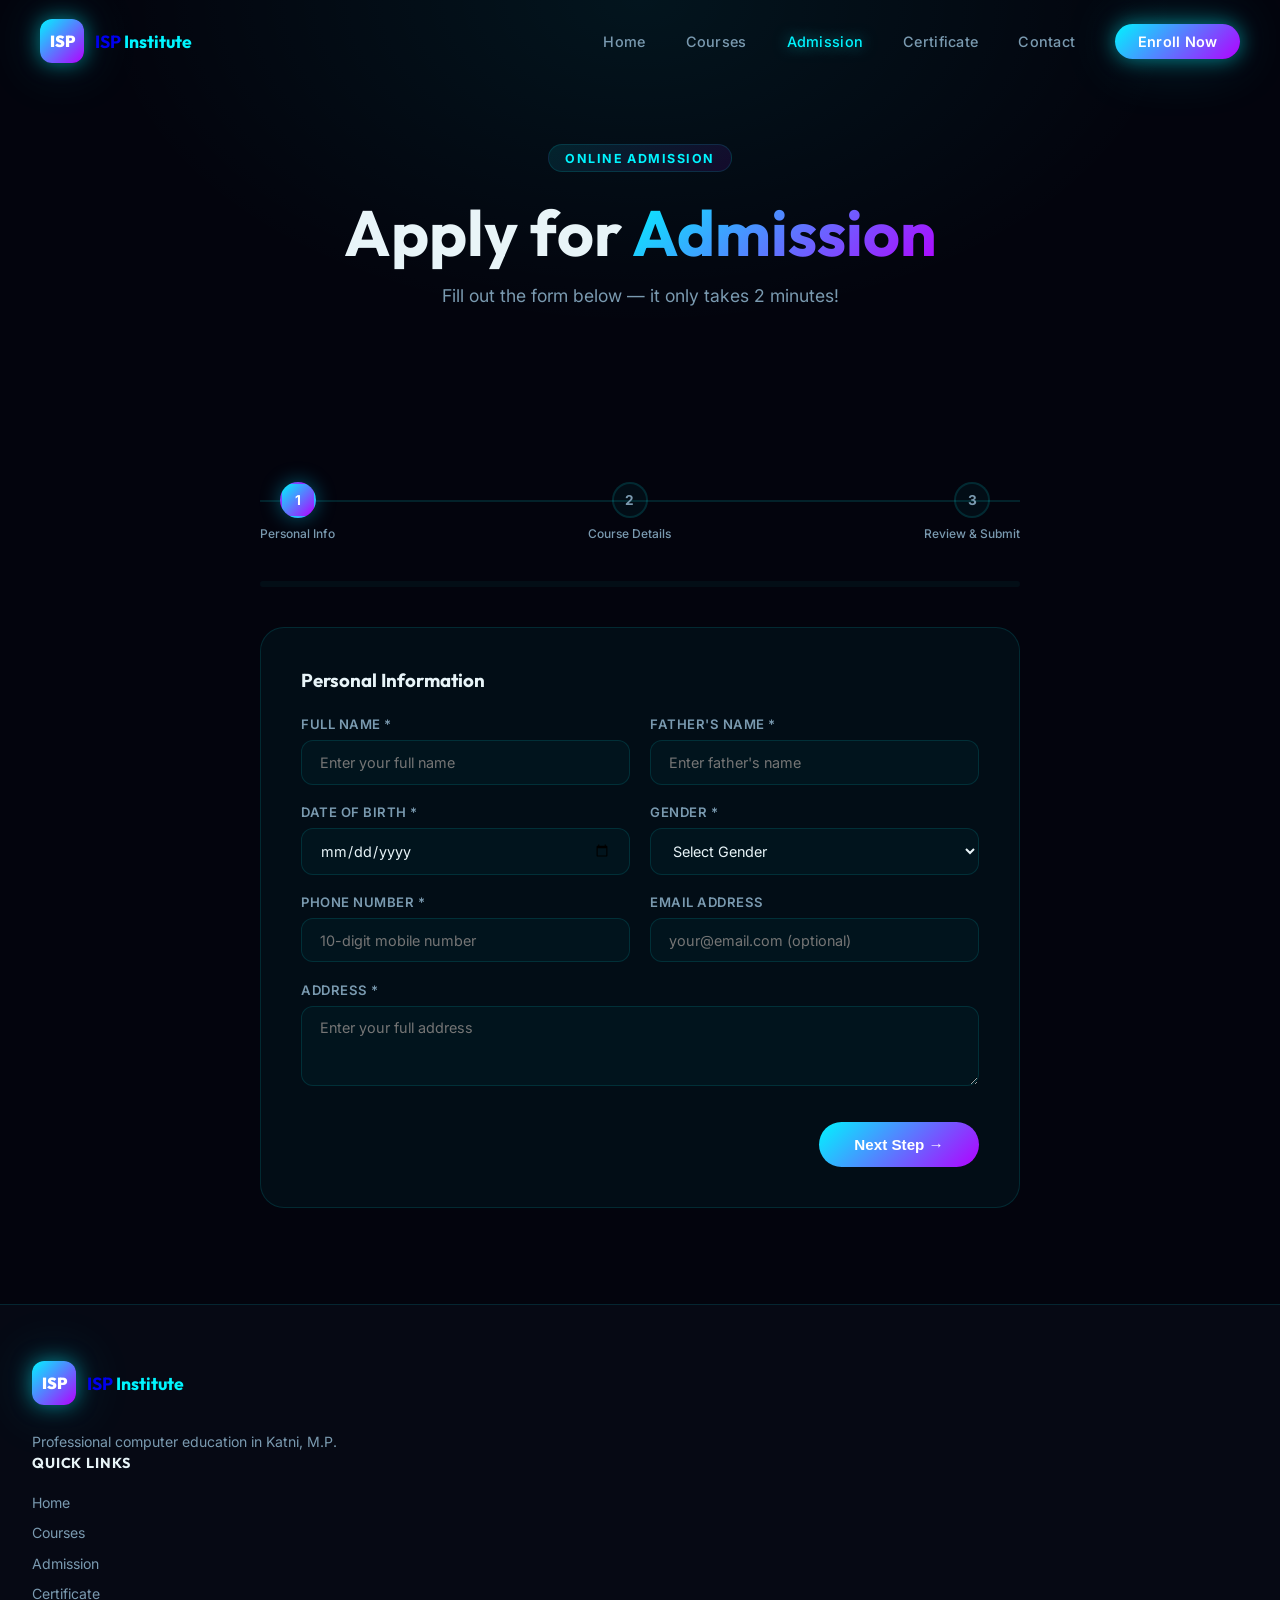
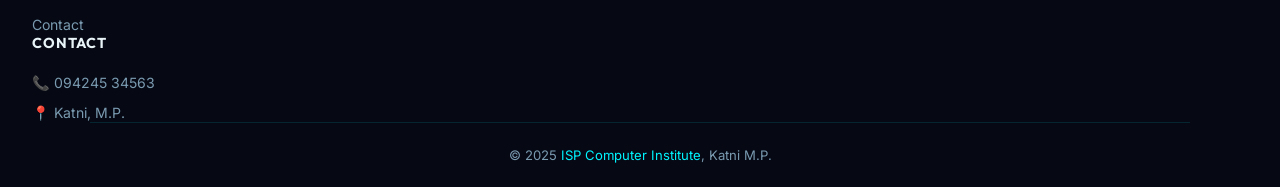
<file: admission.html>
<!DOCTYPE html>
<html lang="en">
<head>
<meta charset="UTF-8"/>
<meta name="viewport" content="width=device-width,initial-scale=1.0"/>
<title>Online Admission | ISP Computer Institute Katni</title>
<meta name="description" content="Apply online for admission at ISP Computer Institute Katni. Fill out the form and secure your seat in your preferred computer course."/>
<link rel="stylesheet" href="style.css"/>
<style>
.admission-wrap{max-width:760px;margin:0 auto;}
.progress-bar-wrap{background:var(--glass);border-radius:50px;height:6px;margin-bottom:2.5rem;overflow:hidden;}
.progress-bar-fill{height:100%;background:var(--grad);border-radius:50px;transition:width .4s ease;width:0%;}
.step-indicators{display:flex;justify-content:space-between;margin-bottom:2.5rem;position:relative;}
.step-indicators::before{content:'';position:absolute;top:18px;left:0;right:0;height:2px;background:var(--border);z-index:0;}
.step-dot-wrap{display:flex;flex-direction:column;align-items:center;gap:.5rem;z-index:1;}
.step-dot{width:36px;height:36px;border-radius:50%;background:var(--glass);border:2px solid var(--border);display:flex;align-items:center;justify-content:center;font-size:.85rem;font-weight:700;transition:all .3s;color:var(--text2);}
.step-dot.active{background:var(--grad);border-color:transparent;color:#fff;box-shadow:0 0 20px rgba(0,212,255,.4);}
.step-label{font-size:.75rem;color:var(--text2);font-weight:500;}
.form-step{display:none;}
.form-step.active{display:block;animation:fadeInUp .4s ease;}
.form-card{background:var(--glass);border:1px solid var(--border);border-radius:24px;padding:2.5rem;}
.form-row{display:grid;grid-template-columns:1fr 1fr;gap:1.25rem;}
.form-nav{display:flex;justify-content:space-between;margin-top:2rem;gap:1rem;}
.review-table{width:100%;border-collapse:collapse;margin-top:1rem;}
.review-table tr{border-bottom:1px solid var(--border);}
.review-table td{padding:.75rem 0;font-size:.9rem;}
.review-table td:first-child{color:var(--text2);width:45%;}
.review-table td:last-child{color:var(--text);font-weight:500;}
#successMsg{display:none;flex-direction:column;align-items:center;text-align:center;padding:3rem;background:var(--glass);border:1px solid var(--border);border-radius:24px;}
#successMsg .big-check{font-size:5rem;animation:bounce 1s ease;}
#successMsg h2{font-size:2rem;margin:1rem 0 .5rem;}
#successMsg p{color:var(--text2);}
@media(max-width:600px){.form-row{grid-template-columns:1fr;}}
</style>
</head>
<body>

<div class="mobile-menu" id="mobileMenu">
  <button class="close-btn" onclick="closeMobile()">✕</button>
  <a href="index.html" onclick="closeMobile()">Home</a>
  <a href="courses.html" onclick="closeMobile()">Courses</a>
  <a href="admission.html" onclick="closeMobile()">Admission</a>
  <a href="certificate.html" onclick="closeMobile()">Certificate</a>
  <a href="contact.html" onclick="closeMobile()">Contact</a>
</div>

<nav id="navbar">
  <a href="index.html" class="nav-logo">
    <div class="nav-logo-icon">ISP</div>
    <div class="nav-logo-text">ISP <span>Institute</span></div>
  </a>
  <ul class="nav-links">
    <li><a href="index.html">Home</a></li>
    <li><a href="courses.html">Courses</a></li>
    <li><a href="admission.html" class="active">Admission</a></li>
    <li><a href="certificate.html">Certificate</a></li>
    <li><a href="contact.html">Contact</a></li>
    <li><a href="admission.html" class="nav-cta">Enroll Now</a></li>
  </ul>
  <div class="hamburger" onclick="openMobile()"><span></span><span></span><span></span></div>
</nav>

<div class="page-hero">
  <span class="section-tag">Online Admission</span>
  <h1>Apply for <span class="gradient-text">Admission</span></h1>
  <p>Fill out the form below — it only takes 2 minutes!</p>
</div>

<section style="background:var(--bg);">
  <div class="admission-wrap">
    <div class="form-steps-wrap">
      <!-- Step Indicators -->
      <div class="step-indicators">
        <div class="step-dot-wrap"><div class="step-dot active" id="dot1">1</div><span class="step-label">Personal Info</span></div>
        <div class="step-dot-wrap"><div class="step-dot" id="dot2">2</div><span class="step-label">Course Details</span></div>
        <div class="step-dot-wrap"><div class="step-dot" id="dot3">3</div><span class="step-label">Review & Submit</span></div>
      </div>
      <div class="progress-bar-wrap"><div class="progress-bar-fill" id="progressBar"></div></div>

      <!-- STEP 1 -->
      <div class="form-step active" id="step1">
        <div class="form-card">
          <h3 style="margin-bottom:1.5rem;">Personal Information</h3>
          <div class="form-row">
            <div class="form-group"><label>Full Name *</label><input type="text" id="fname" placeholder="Enter your full name"/></div>
            <div class="form-group"><label>Father's Name *</label><input type="text" id="fathername" placeholder="Enter father's name"/></div>
          </div>
          <div class="form-row">
            <div class="form-group"><label>Date of Birth *</label><input type="date" id="dob"/></div>
            <div class="form-group"><label>Gender *</label>
              <select id="gender"><option value="">Select Gender</option><option>Male</option><option>Female</option><option>Other</option></select>
            </div>
          </div>
          <div class="form-row">
            <div class="form-group"><label>Phone Number *</label><input type="tel" id="phone" placeholder="10-digit mobile number"/></div>
            <div class="form-group"><label>Email Address</label><input type="email" id="email" placeholder="your@email.com (optional)"/></div>
          </div>
          <div class="form-group"><label>Address *</label><textarea id="address" placeholder="Enter your full address" style="min-height:80px;"></textarea></div>
          <div class="form-nav"><div></div><button class="btn-primary" onclick="validateStep1()">Next Step →</button></div>
        </div>
      </div>

      <!-- STEP 2 -->
      <div class="form-step" id="step2">
        <div class="form-card">
          <h3 style="margin-bottom:1.5rem;">Course & Academic Details</h3>
          <div class="form-group"><label>Select Course *</label>
            <select id="course">
              <option value="">-- Choose a Course --</option>
              <option>Basic Computer (3 Months)</option>
              <option>Tally with GST (3 Months)</option>
              <option>DTP (2 Months)</option>
              <option>Hindi & English Typing (2 Months)</option>
              <option>Online Work (1 Month)</option>
              <option>CPCT Preparation (3 Months)</option>
              <option>Web Designing (4 Months)</option>
              <option>C, C++, Python, HTML, PHP, CSS, Java (6 Months)</option>
              <option>DCA - Diploma in Computer Applications (1 Year)</option>
              <option>PGDCA - PG Diploma in Computer Applications (2 Years)</option>
            </select>
          </div>
          <div class="form-row">
            <div class="form-group"><label>Preferred Batch Timing</label>
              <select id="batch"><option value="">Select Timing</option><option>Morning (9AM–11AM)</option><option>Afternoon (12PM–2PM)</option><option>Evening (4PM–6PM)</option></select>
            </div>
            <div class="form-group"><label>Previous Qualification *</label>
              <select id="qualification"><option value="">Select</option><option>8th Pass</option><option>10th Pass</option><option>12th Pass</option><option>Graduate</option><option>Post Graduate</option></select>
            </div>
          </div>
          <div class="form-group"><label>Any Additional Message</label><textarea id="msg" placeholder="Any specific requirements or questions?" style="min-height:80px;"></textarea></div>
          <div class="form-nav">
            <button class="btn-outline" onclick="goStep(1)">← Back</button>
            <button class="btn-primary" onclick="validateStep2()">Review Application →</button>
          </div>
        </div>
      </div>

      <!-- STEP 3 -->
      <div class="form-step" id="step3">
        <div class="form-card">
          <h3 style="margin-bottom:1rem;">Review Your Application</h3>
          <p style="color:var(--text2);font-size:.9rem;margin-bottom:1.5rem;">Please verify your details before submitting.</p>
          <table class="review-table" id="reviewTable"></table>
          <div style="background:var(--glass2);border:1px solid var(--border);border-radius:12px;padding:1rem;margin-top:1.5rem;font-size:.85rem;color:var(--text2);">
            ✅ By submitting, you agree that ISP Computer Institute may contact you regarding your admission. Fees are to be paid at the institute.
          </div>
          <div class="form-nav">
            <button class="btn-outline" onclick="goStep(2)">← Back</button>
            <button class="btn-primary" onclick="submitForm()">Submit Application 🚀</button>
          </div>
        </div>
      </div>
    </div>

    <!-- SUCCESS -->
    <div id="successMsg">
      <div class="big-check">🎉</div>
      <h2>Application <span class="gradient-text">Submitted!</span></h2>
      <p>Thank you for applying to ISP Computer Institute!<br/>Our team will contact you within 24 hours.</p>
      <p style="margin-top:1rem;">📞 For immediate assistance: <a href="tel:09424534563" style="color:var(--cyan);">094245 34563</a></p>
      <a href="index.html" class="btn-primary" style="margin-top:2rem;">🏠 Back to Home</a>
    </div>
  </div>
</section>

<footer>
  <div class="footer-grid">
    <div class="footer-brand">
      <a href="index.html" class="nav-logo" style="margin-bottom:.75rem;display:inline-flex;">
        <div class="nav-logo-icon">ISP</div>
        <div class="nav-logo-text">ISP <span>Institute</span></div>
      </a>
      <p>Professional computer education in Katni, M.P.</p>
    </div>
    <div class="footer-col"><h4>Quick Links</h4><ul>
      <li><a href="index.html">Home</a></li><li><a href="courses.html">Courses</a></li>
      <li><a href="admission.html">Admission</a></li><li><a href="certificate.html">Certificate</a></li>
      <li><a href="contact.html">Contact</a></li>
    </ul></div>
    <div class="footer-col"><h4>Contact</h4><ul>
      <li><a href="tel:09424534563">📞 094245 34563</a></li>
      <li><a href="#">📍 Katni, M.P.</a></li>
    </ul></div>
  </div>
  <div class="footer-bottom">© 2025 <span>ISP Computer Institute</span>, Katni M.P.</div>
</footer>

<script src="script.js"></script>
<script>
function validateStep1(){
  const name=document.getElementById('fname').value.trim();
  const phone=document.getElementById('phone').value.trim();
  const address=document.getElementById('address').value.trim();
  if(!name||!phone||!address){alert('Please fill in all required fields (*).');return;}
  if(phone.length<10){alert('Please enter a valid 10-digit phone number.');return;}
  goStep(2);
}
function validateStep2(){
  const course=document.getElementById('course').value;
  const qual=document.getElementById('qualification').value;
  if(!course||!qual){alert('Please select a course and your qualification.');return;}
  buildReview();goStep(3);
}
function buildReview(){
  const fields={
    'Full Name':document.getElementById('fname').value,
    "Father's Name":document.getElementById('fathername').value,
    'Date of Birth':document.getElementById('dob').value,
    'Gender':document.getElementById('gender').value,
    'Phone':document.getElementById('phone').value,
    'Email':document.getElementById('email').value||'Not provided',
    'Address':document.getElementById('address').value,
    'Course':document.getElementById('course').value,
    'Batch Timing':document.getElementById('batch').value||'Not specified',
    'Qualification':document.getElementById('qualification').value,
  };
  let html='';
  for(const[k,v] of Object.entries(fields)){
    html+=`<tr><td>${k}</td><td>${v}</td></tr>`;
  }
  document.getElementById('reviewTable').innerHTML=html;
}
</script>
</body>
</html>
</file>
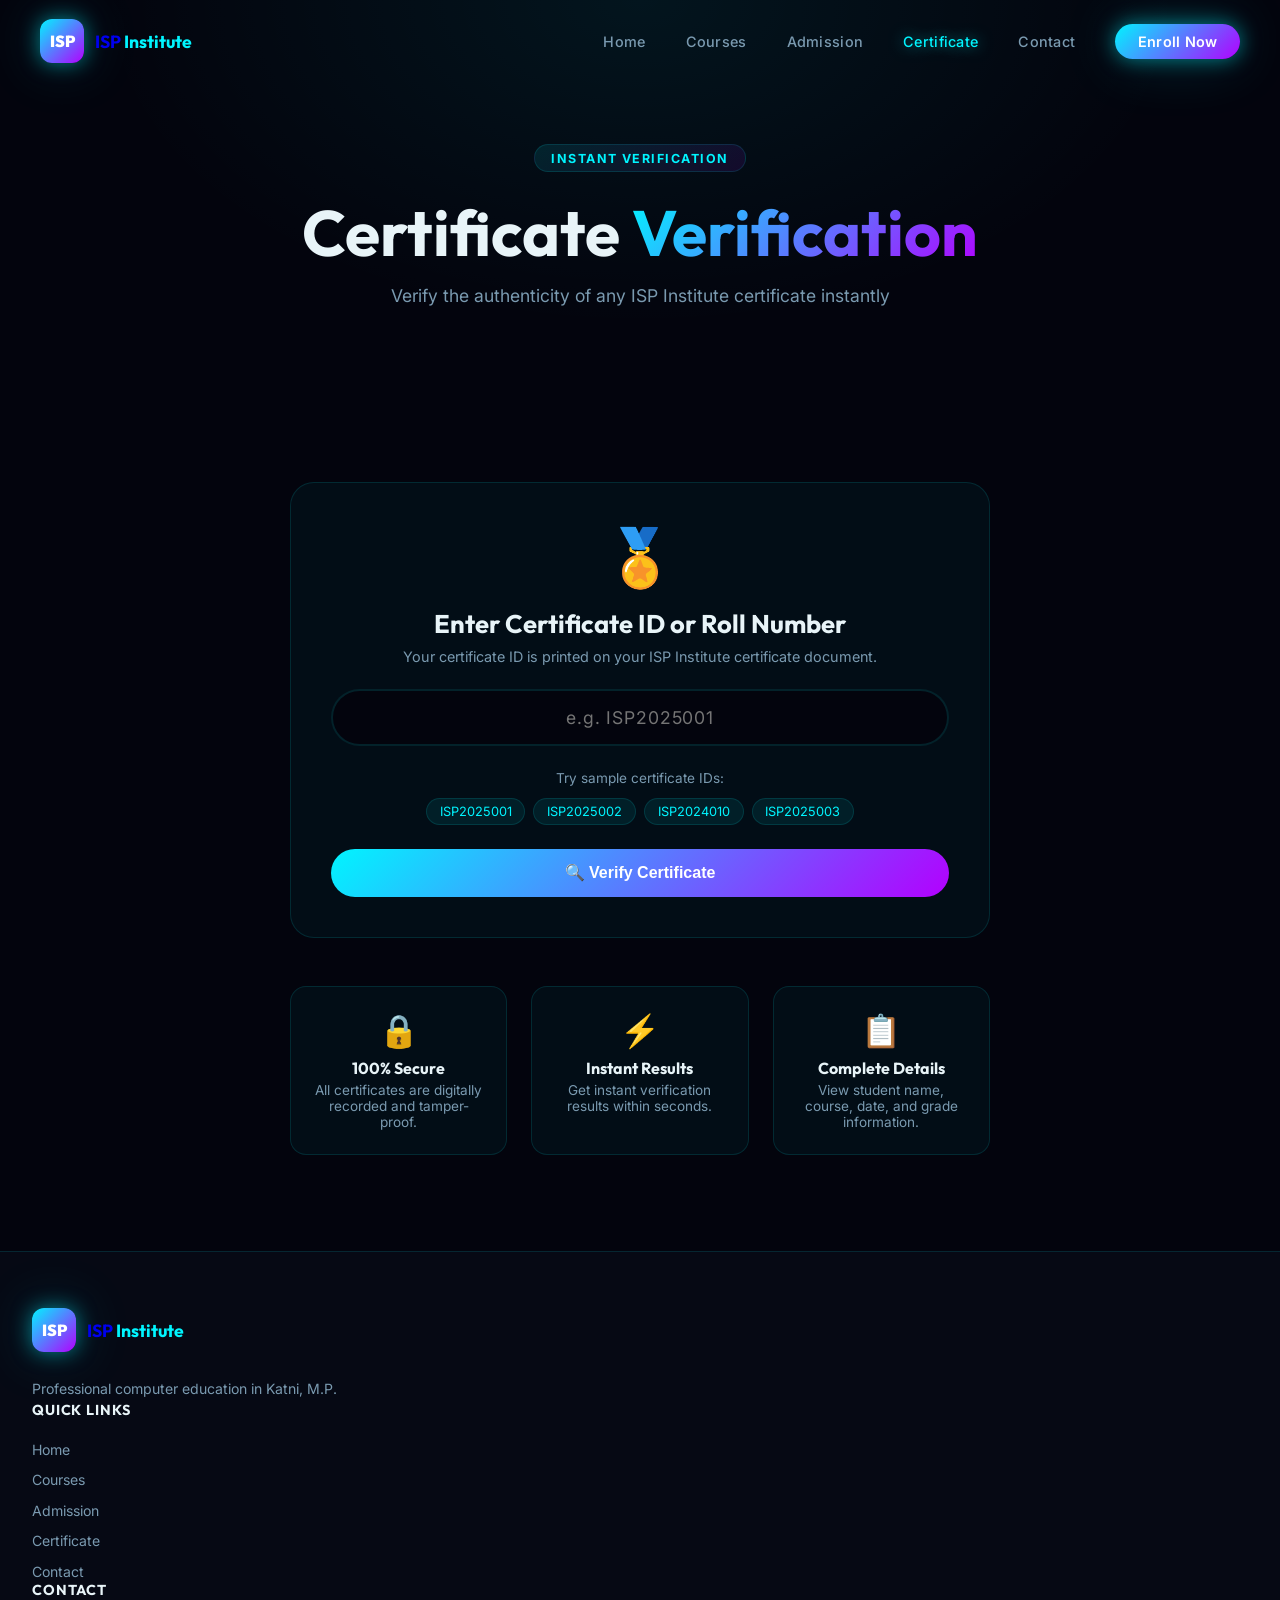
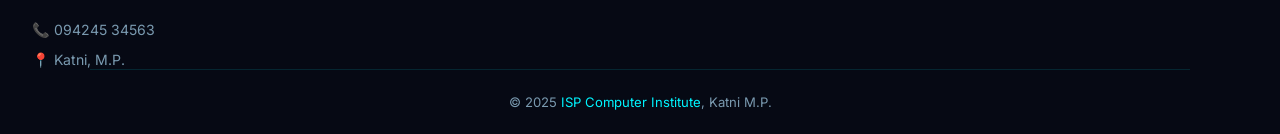
<file: certificate.html>
<!DOCTYPE html>
<html lang="en">
<head>
<meta charset="UTF-8"/>
<meta name="viewport" content="width=device-width,initial-scale=1.0"/>
<title>Certificate Verification | ISP Computer Institute Katni</title>
<meta name="description" content="Verify your ISP Computer Institute certificate online. Enter your roll number or certificate ID to check authenticity."/>
<link rel="stylesheet" href="style.css"/>
<style>
.cert-verify-wrap{max-width:700px;margin:0 auto;}
.cert-input-box{background:var(--glass);border:1px solid var(--border);border-radius:24px;padding:2.5rem;text-align:center;}
.cert-input-big{width:100%;padding:1rem 1.5rem;background:var(--bg);border:2px solid var(--border);border-radius:50px;color:var(--text);font-size:1.1rem;outline:none;text-align:center;letter-spacing:.05em;transition:border-color .3s;font-family:'Inter',sans-serif;margin:1.5rem 0;}
.cert-input-big:focus{border-color:var(--cyan);box-shadow:0 0 20px rgba(0,212,255,.15);}
.sample-ids{display:flex;gap:.5rem;flex-wrap:wrap;justify-content:center;margin-bottom:1.5rem;}
.sample-id-btn{padding:.3rem .8rem;background:var(--glass2);border:1px solid var(--border);border-radius:50px;color:var(--cyan);font-size:.8rem;cursor:pointer;transition:all .3s;font-family:'Inter',sans-serif;}
.sample-id-btn:hover{background:var(--cyan);color:var(--bg);}
#certResult{margin-top:2rem;display:none;}
.cert-found{background:var(--glass);border:1px solid rgba(0,212,255,.3);border-radius:24px;padding:2.5rem;text-align:center;}
.cert-check{font-size:4rem;margin-bottom:1rem;}
.cert-found h3{font-size:1.8rem;margin-bottom:1.5rem;color:var(--cyan);}
.cert-details{background:var(--bg2);border-radius:16px;overflow:hidden;margin-bottom:1.5rem;text-align:left;}
.cert-row{display:flex;justify-content:space-between;align-items:center;padding:.9rem 1.25rem;border-bottom:1px solid var(--border);}
.cert-row:last-child{border-bottom:none;}
.cert-row span{color:var(--text2);font-size:.9rem;}
.cert-row strong{font-size:.95rem;}
.cert-issued{color:var(--text2);font-size:.85rem;font-style:italic;}
.cert-notfound{background:var(--glass);border:1px solid rgba(255,100,100,.2);border-radius:24px;padding:2.5rem;text-align:center;}
.cert-notfound h3{font-size:1.5rem;margin:1rem 0 .5rem;color:#ff6b6b;}
.cert-notfound p{color:var(--text2);}
.cert-badge{display:inline-block;background:var(--grad);color:#fff;padding:.3rem .9rem;border-radius:50px;font-size:.8rem;font-weight:600;margin-top:1rem;}
</style>
</head>
<body>

<div class="mobile-menu" id="mobileMenu">
  <button class="close-btn" onclick="closeMobile()">✕</button>
  <a href="index.html" onclick="closeMobile()">Home</a>
  <a href="courses.html" onclick="closeMobile()">Courses</a>
  <a href="admission.html" onclick="closeMobile()">Admission</a>
  <a href="certificate.html" onclick="closeMobile()">Certificate</a>
  <a href="contact.html" onclick="closeMobile()">Contact</a>
</div>

<nav id="navbar">
  <a href="index.html" class="nav-logo">
    <div class="nav-logo-icon">ISP</div>
    <div class="nav-logo-text">ISP <span>Institute</span></div>
  </a>
  <ul class="nav-links">
    <li><a href="index.html">Home</a></li>
    <li><a href="courses.html">Courses</a></li>
    <li><a href="admission.html">Admission</a></li>
    <li><a href="certificate.html" class="active">Certificate</a></li>
    <li><a href="contact.html">Contact</a></li>
    <li><a href="admission.html" class="nav-cta">Enroll Now</a></li>
  </ul>
  <div class="hamburger" onclick="openMobile()"><span></span><span></span><span></span></div>
</nav>

<div class="page-hero">
  <span class="section-tag">Instant Verification</span>
  <h1>Certificate <span class="gradient-text">Verification</span></h1>
  <p>Verify the authenticity of any ISP Institute certificate instantly</p>
</div>

<section style="background:var(--bg);">
  <div class="cert-verify-wrap">
    <div class="cert-input-box reveal">
      <div style="font-size:3.5rem;margin-bottom:1rem;">🏅</div>
      <h2 style="font-size:1.6rem;">Enter Certificate ID or Roll Number</h2>
      <p style="color:var(--text2);margin-top:.5rem;font-size:.9rem;">Your certificate ID is printed on your ISP Institute certificate document.</p>
      <input type="text" id="certInput" class="cert-input-big" placeholder="e.g. ISP2025001" onkeydown="if(event.key==='Enter')verifyCert()"/>
      <p style="color:var(--text2);font-size:.85rem;margin-bottom:.75rem;">Try sample certificate IDs:</p>
      <div class="sample-ids">
        <button class="sample-id-btn" onclick="fillSample('ISP2025001')">ISP2025001</button>
        <button class="sample-id-btn" onclick="fillSample('ISP2025002')">ISP2025002</button>
        <button class="sample-id-btn" onclick="fillSample('ISP2024010')">ISP2024010</button>
        <button class="sample-id-btn" onclick="fillSample('ISP2025003')">ISP2025003</button>
      </div>
      <button class="btn-primary" style="width:100%;justify-content:center;font-size:1rem;" onclick="verifyCert()">🔍 Verify Certificate</button>
    </div>

    <div id="certResult"></div>

    <div style="margin-top:3rem;display:grid;grid-template-columns:repeat(auto-fit,minmax(200px,1fr));gap:1.5rem;">
      <div style="background:var(--glass);border:1px solid var(--border);border-radius:var(--r);padding:1.5rem;text-align:center;">
        <div style="font-size:2rem;margin-bottom:.5rem;">🔒</div>
        <h4 style="margin-bottom:.3rem;">100% Secure</h4>
        <p style="color:var(--text2);font-size:.85rem;">All certificates are digitally recorded and tamper-proof.</p>
      </div>
      <div style="background:var(--glass);border:1px solid var(--border);border-radius:var(--r);padding:1.5rem;text-align:center;">
        <div style="font-size:2rem;margin-bottom:.5rem;">⚡</div>
        <h4 style="margin-bottom:.3rem;">Instant Results</h4>
        <p style="color:var(--text2);font-size:.85rem;">Get instant verification results within seconds.</p>
      </div>
      <div style="background:var(--glass);border:1px solid var(--border);border-radius:var(--r);padding:1.5rem;text-align:center;">
        <div style="font-size:2rem;margin-bottom:.5rem;">📋</div>
        <h4 style="margin-bottom:.3rem;">Complete Details</h4>
        <p style="color:var(--text2);font-size:.85rem;">View student name, course, date, and grade information.</p>
      </div>
    </div>
  </div>
</section>

<footer>
  <div class="footer-grid">
    <div class="footer-brand">
      <a href="index.html" class="nav-logo" style="margin-bottom:.75rem;display:inline-flex;">
        <div class="nav-logo-icon">ISP</div>
        <div class="nav-logo-text">ISP <span>Institute</span></div>
      </a>
      <p>Professional computer education in Katni, M.P.</p>
    </div>
    <div class="footer-col"><h4>Quick Links</h4><ul>
      <li><a href="index.html">Home</a></li><li><a href="courses.html">Courses</a></li>
      <li><a href="admission.html">Admission</a></li><li><a href="certificate.html">Certificate</a></li>
      <li><a href="contact.html">Contact</a></li>
    </ul></div>
    <div class="footer-col"><h4>Contact</h4><ul>
      <li><a href="tel:09424534563">📞 094245 34563</a></li>
      <li><a href="#">📍 Katni, M.P.</a></li>
    </ul></div>
  </div>
  <div class="footer-bottom">© 2025 <span>ISP Computer Institute</span>, Katni M.P.</div>
</footer>

<script src="script.js"></script>
<script>
function fillSample(id){
  document.getElementById('certInput').value=id;
  document.getElementById('certInput').focus();
}
</script>
</body>
</html>
</file>
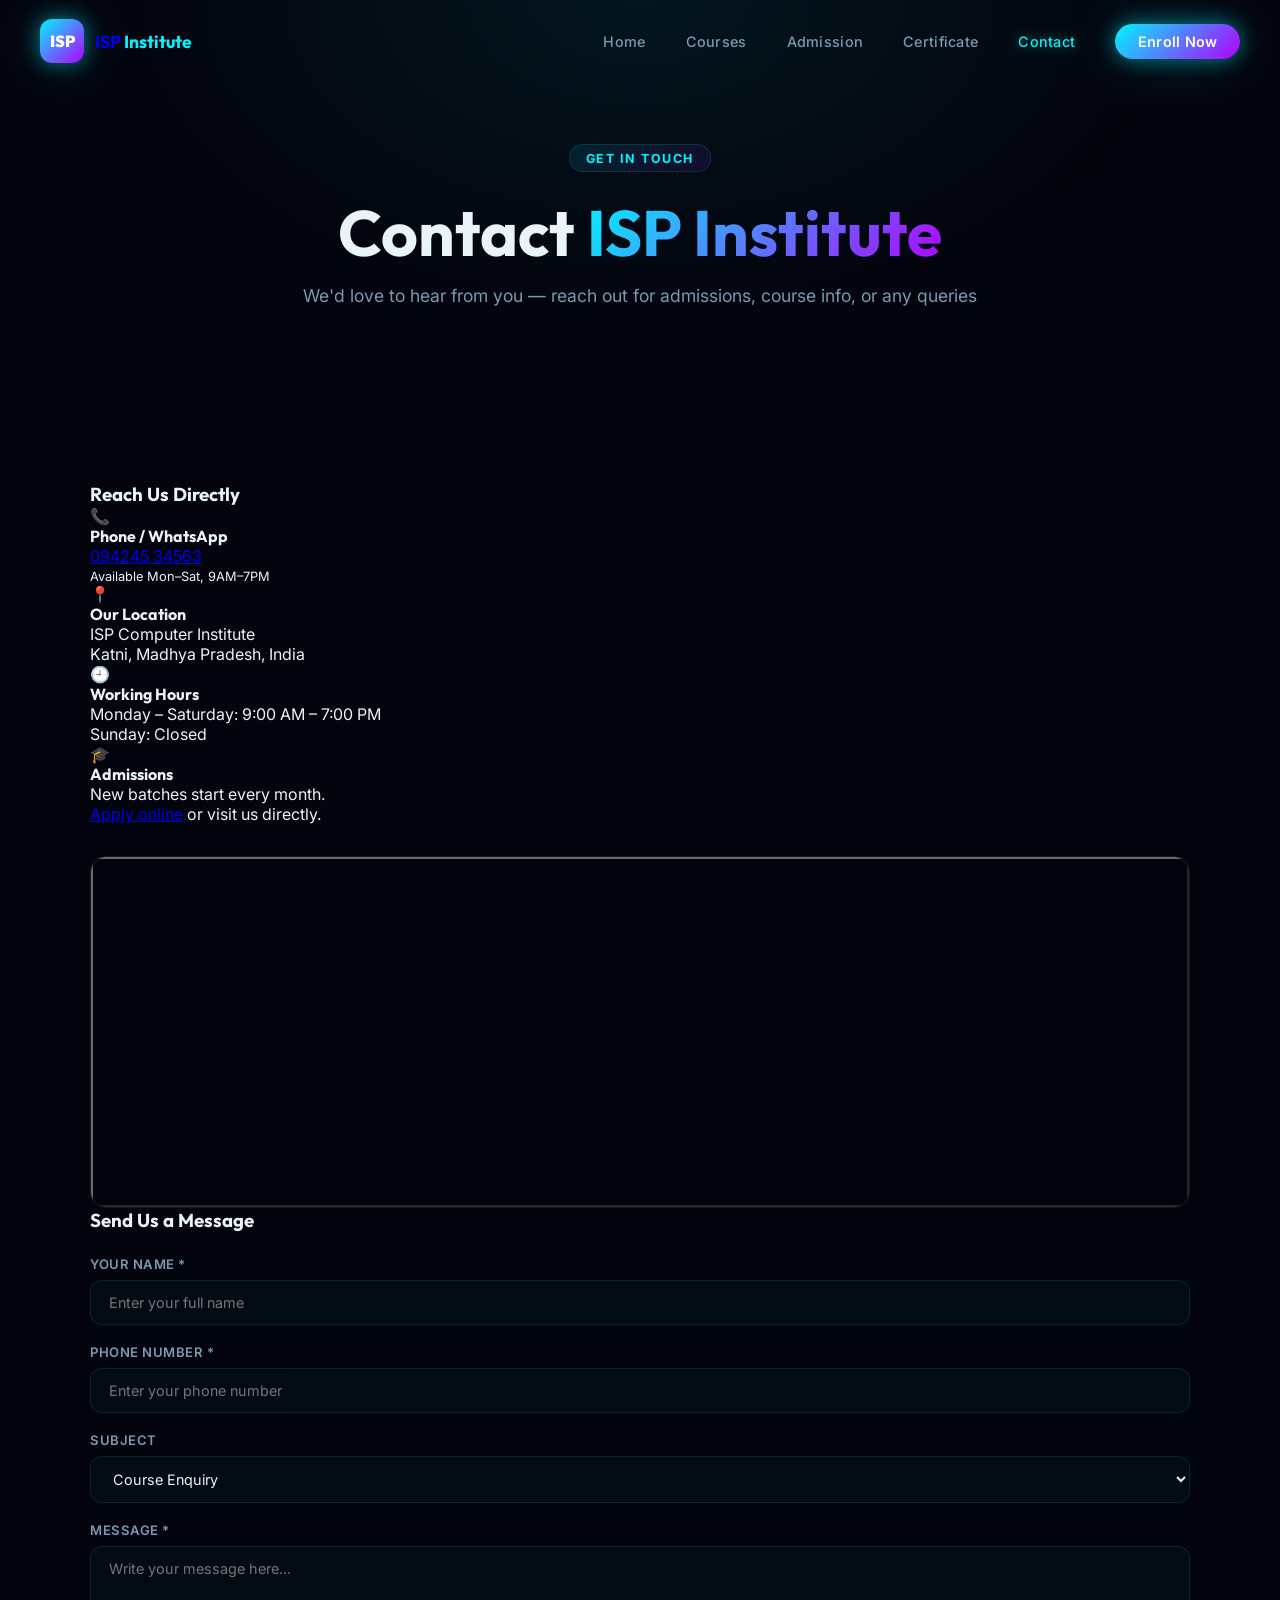
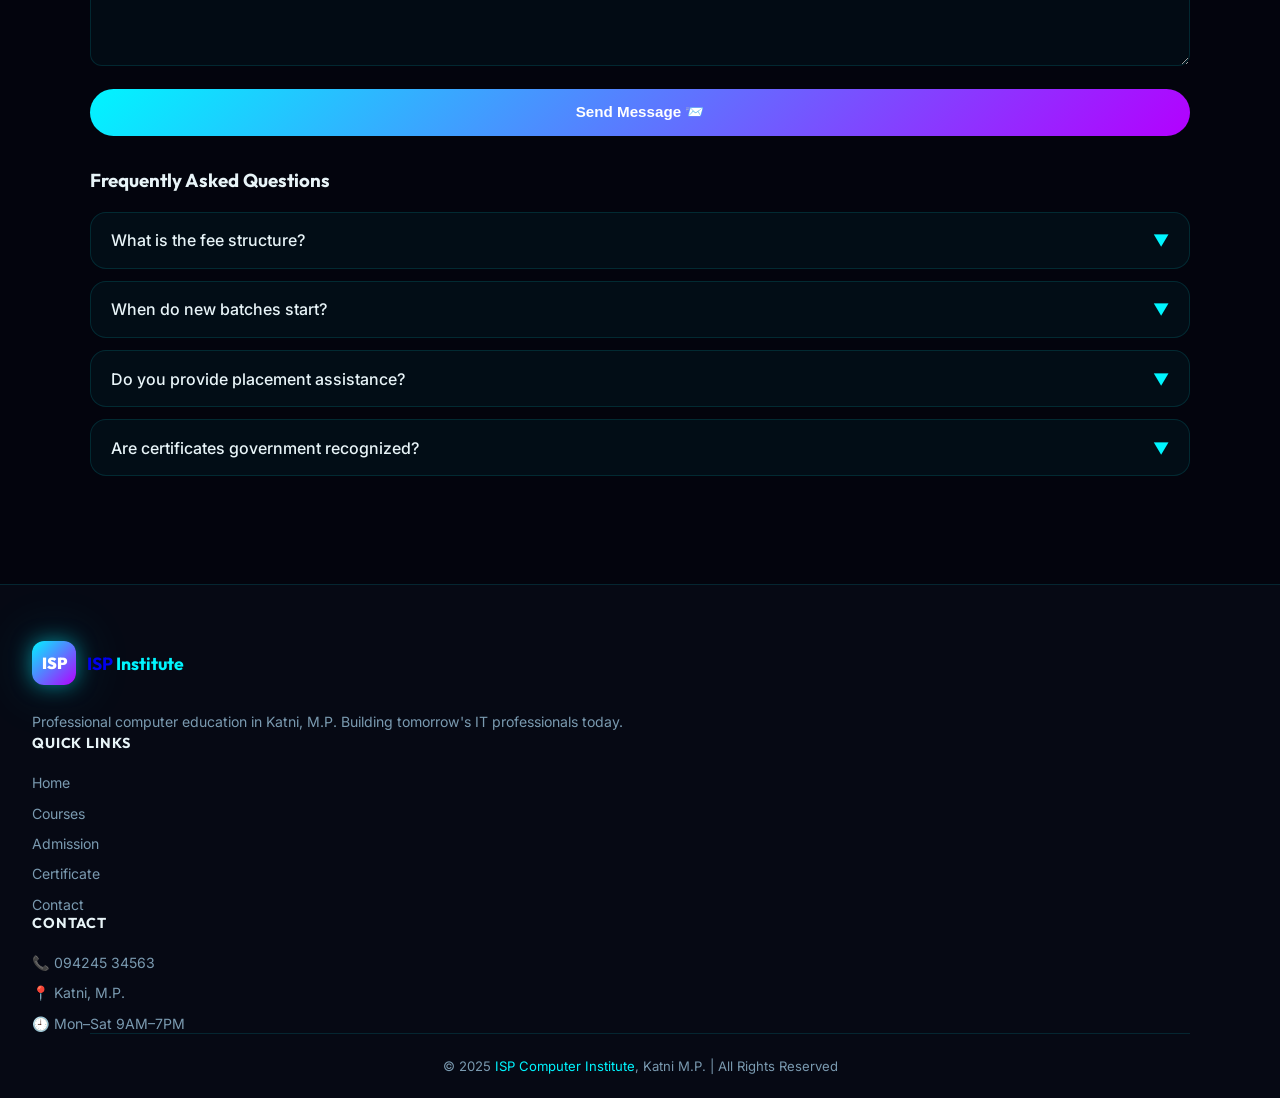
<file: contact.html>
<!DOCTYPE html>
<html lang="en">
<head>
<meta charset="UTF-8"/>
<meta name="viewport" content="width=device-width,initial-scale=1.0"/>
<title>Contact Us | ISP Computer Institute Katni</title>
<meta name="description" content="Contact ISP Computer Institute Katni. Call us at 094245 34563 or visit us in Katni, Madhya Pradesh. We are here to help!"/>
<link rel="stylesheet" href="style.css"/>
<style>
.map-wrap{border-radius:var(--r);overflow:hidden;border:1px solid var(--border);margin-top:2rem;}
.map-wrap iframe{display:block;width:100%;height:350px;filter:invert(90%) hue-rotate(180deg);}
.faq-item{background:var(--glass);border:1px solid var(--border);border-radius:var(--r);overflow:hidden;margin-bottom:.75rem;}
.faq-q{display:flex;justify-content:space-between;align-items:center;padding:1.1rem 1.25rem;cursor:pointer;font-weight:500;transition:color .3s;}
.faq-q:hover{color:var(--cyan);}
.faq-q .arrow{transition:transform .3s;color:var(--cyan);}
.faq-item.open .faq-q .arrow{transform:rotate(180deg);}
.faq-a{max-height:0;overflow:hidden;transition:max-height .4s ease,padding .3s;}
.faq-item.open .faq-a{max-height:200px;padding:0 1.25rem 1.1rem;}
.faq-a p{color:var(--text2);font-size:.9rem;line-height:1.7;}
</style>
</head>
<body>

<div class="mobile-menu" id="mobileMenu">
  <button class="close-btn" onclick="closeMobile()">✕</button>
  <a href="index.html" onclick="closeMobile()">Home</a>
  <a href="courses.html" onclick="closeMobile()">Courses</a>
  <a href="admission.html" onclick="closeMobile()">Admission</a>
  <a href="certificate.html" onclick="closeMobile()">Certificate</a>
  <a href="contact.html" onclick="closeMobile()">Contact</a>
</div>

<nav id="navbar">
  <a href="index.html" class="nav-logo">
    <div class="nav-logo-icon">ISP</div>
    <div class="nav-logo-text">ISP <span>Institute</span></div>
  </a>
  <ul class="nav-links">
    <li><a href="index.html">Home</a></li>
    <li><a href="courses.html">Courses</a></li>
    <li><a href="admission.html">Admission</a></li>
    <li><a href="certificate.html">Certificate</a></li>
    <li><a href="contact.html" class="active">Contact</a></li>
    <li><a href="admission.html" class="nav-cta">Enroll Now</a></li>
  </ul>
  <div class="hamburger" onclick="openMobile()"><span></span><span></span><span></span></div>
</nav>

<div class="page-hero">
  <span class="section-tag">Get In Touch</span>
  <h1>Contact <span class="gradient-text">ISP Institute</span></h1>
  <p>We'd love to hear from you — reach out for admissions, course info, or any queries</p>
</div>

<section style="background:var(--bg);">
  <div class="contact-grid" style="max-width:1100px;margin:0 auto;">
    <div class="contact-info reveal">
      <h3>Reach Us Directly</h3>
      <div class="contact-card">
        <div class="contact-card-icon">📞</div>
        <div class="contact-card-text">
          <h4>Phone / WhatsApp</h4>
          <a href="tel:09424534563">094245 34563</a>
          <p style="margin-top:.2rem;font-size:.8rem;">Available Mon–Sat, 9AM–7PM</p>
        </div>
      </div>
      <div class="contact-card">
        <div class="contact-card-icon">📍</div>
        <div class="contact-card-text">
          <h4>Our Location</h4>
          <p>ISP Computer Institute<br/>Katni, Madhya Pradesh, India</p>
        </div>
      </div>
      <div class="contact-card">
        <div class="contact-card-icon">🕘</div>
        <div class="contact-card-text">
          <h4>Working Hours</h4>
          <p>Monday – Saturday: 9:00 AM – 7:00 PM<br/>Sunday: Closed</p>
        </div>
      </div>
      <div class="contact-card">
        <div class="contact-card-icon">🎓</div>
        <div class="contact-card-text">
          <h4>Admissions</h4>
          <p>New batches start every month.<br/><a href="admission.html">Apply online</a> or visit us directly.</p>
        </div>
      </div>
      <!-- MAP -->
      <div class="map-wrap">
        <iframe src="https://www.google.com/maps/embed?pb=!1m18!1m12!1m3!1d58813.21012!2d80.3944!3d23.8317!2m3!1f0!2f0!3f0!3m2!1i1024!2i768!4f13.1!3m3!1m2!1s0x3981a5ac26b3c5c5%3A0x7e3d7c8e8e8e8e8e!2sKatni%2C%20Madhya%20Pradesh!5e0!3m2!1sen!2sin!4v1620000000000" allowfullscreen loading="lazy" referrerpolicy="no-referrer-when-downgrade"></iframe>
      </div>
    </div>

    <div class="reveal">
      <div class="contact-form-wrap">
        <h3 style="margin-bottom:1.5rem;">Send Us a Message</h3>
        <div class="form-group"><label>Your Name *</label><input type="text" id="cname" placeholder="Enter your full name"/></div>
        <div class="form-group"><label>Phone Number *</label><input type="tel" id="cphone" placeholder="Enter your phone number"/></div>
        <div class="form-group"><label>Subject</label>
          <select id="csubject">
            <option>Course Enquiry</option><option>Admission Information</option>
            <option>Certificate Issue</option><option>Fee Structure</option><option>Other</option>
          </select>
        </div>
        <div class="form-group"><label>Message *</label><textarea id="cmsg" placeholder="Write your message here..." style="min-height:120px;"></textarea></div>
        <button class="btn-primary" style="width:100%;justify-content:center;" onclick="sendContactMsg()">Send Message 📨</button>
      </div>

      <!-- FAQ -->
      <div style="margin-top:2rem;">
        <h3 style="margin-bottom:1.25rem;">Frequently Asked Questions</h3>
        <div class="faq-item" onclick="toggleFaq(this)">
          <div class="faq-q">What is the fee structure? <span class="arrow">▼</span></div>
          <div class="faq-a"><p>Course fees vary by program. Please call us at 094245 34563 or visit the institute for current fee details. We offer affordable pricing with flexible payment options.</p></div>
        </div>
        <div class="faq-item" onclick="toggleFaq(this)">
          <div class="faq-q">When do new batches start? <span class="arrow">▼</span></div>
          <div class="faq-a"><p>New batches start every month. You can join at any time as we accommodate new students regularly. Contact us to know the next batch date.</p></div>
        </div>
        <div class="faq-item" onclick="toggleFaq(this)">
          <div class="faq-q">Do you provide placement assistance? <span class="arrow">▼</span></div>
          <div class="faq-a"><p>Yes! We provide placement assistance and career guidance to our students. We have tie-ups with local businesses and organizations for job opportunities.</p></div>
        </div>
        <div class="faq-item" onclick="toggleFaq(this)">
          <div class="faq-q">Are certificates government recognized? <span class="arrow">▼</span></div>
          <div class="faq-a"><p>Our certificates are recognized and valid for government job applications in Madhya Pradesh. CPCT preparation is specifically designed for MP government exams.</p></div>
        </div>
      </div>
    </div>
  </div>
</section>

<footer>
  <div class="footer-grid">
    <div class="footer-brand">
      <a href="index.html" class="nav-logo" style="margin-bottom:.75rem;display:inline-flex;">
        <div class="nav-logo-icon">ISP</div>
        <div class="nav-logo-text">ISP <span>Institute</span></div>
      </a>
      <p>Professional computer education in Katni, M.P. Building tomorrow's IT professionals today.</p>
    </div>
    <div class="footer-col"><h4>Quick Links</h4><ul>
      <li><a href="index.html">Home</a></li><li><a href="courses.html">Courses</a></li>
      <li><a href="admission.html">Admission</a></li><li><a href="certificate.html">Certificate</a></li>
      <li><a href="contact.html">Contact</a></li>
    </ul></div>
    <div class="footer-col"><h4>Contact</h4><ul>
      <li><a href="tel:09424534563">📞 094245 34563</a></li>
      <li><a href="#">📍 Katni, M.P.</a></li>
      <li><a href="#">🕘 Mon–Sat 9AM–7PM</a></li>
    </ul></div>
  </div>
  <div class="footer-bottom">© 2025 <span>ISP Computer Institute</span>, Katni M.P. | All Rights Reserved</div>
</footer>

<script src="script.js"></script>
<script>
function sendContactMsg(){
  const name=document.getElementById('cname').value.trim();
  const phone=document.getElementById('cphone').value.trim();
  const msg=document.getElementById('cmsg').value.trim();
  if(!name||!phone||!msg){alert('Please fill in all required fields.');return;}
  alert(`Thank you, ${name}! We've received your message and will contact you at ${phone} soon.\n\nFor urgent queries: 094245 34563`);
  document.getElementById('cname').value='';
  document.getElementById('cphone').value='';
  document.getElementById('cmsg').value='';
}
function toggleFaq(el){
  const isOpen=el.classList.contains('open');
  document.querySelectorAll('.faq-item').forEach(f=>f.classList.remove('open'));
  if(!isOpen)el.classList.add('open');
}
</script>
</body>
</html>
</file>
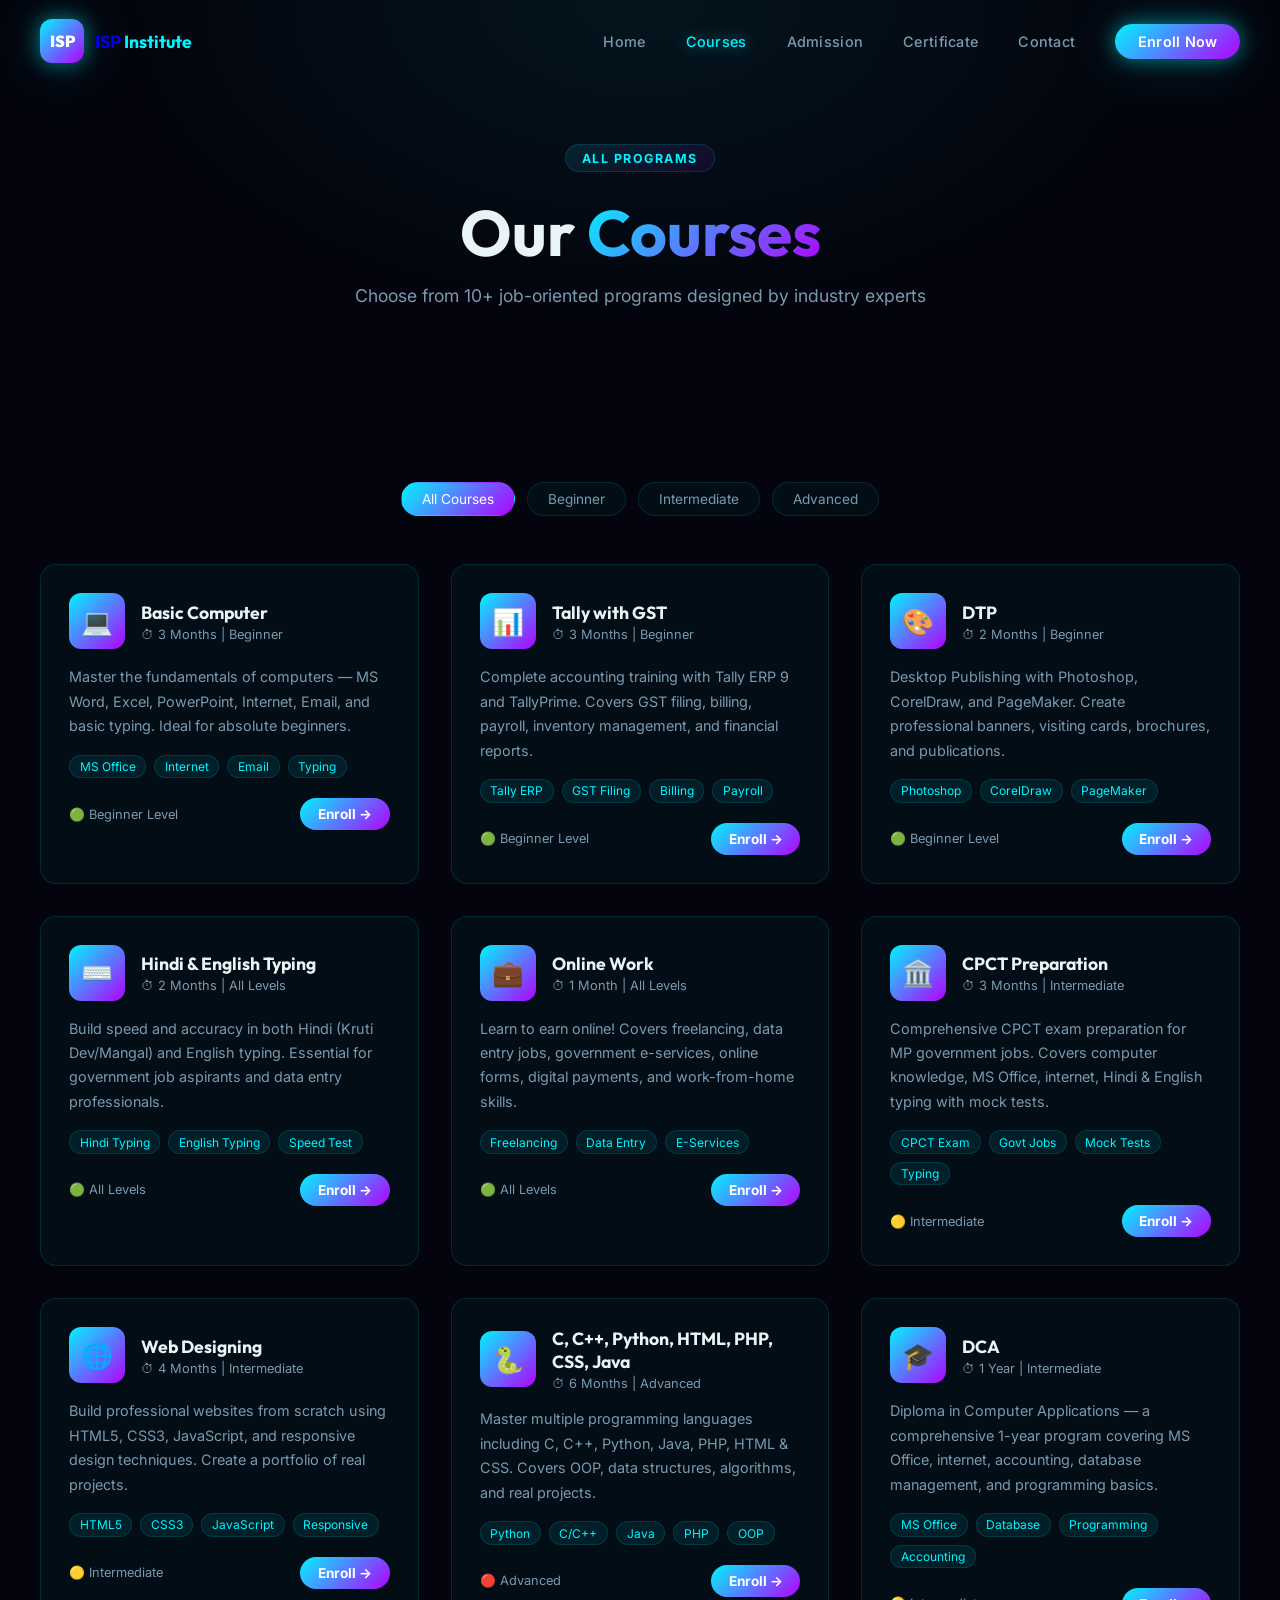
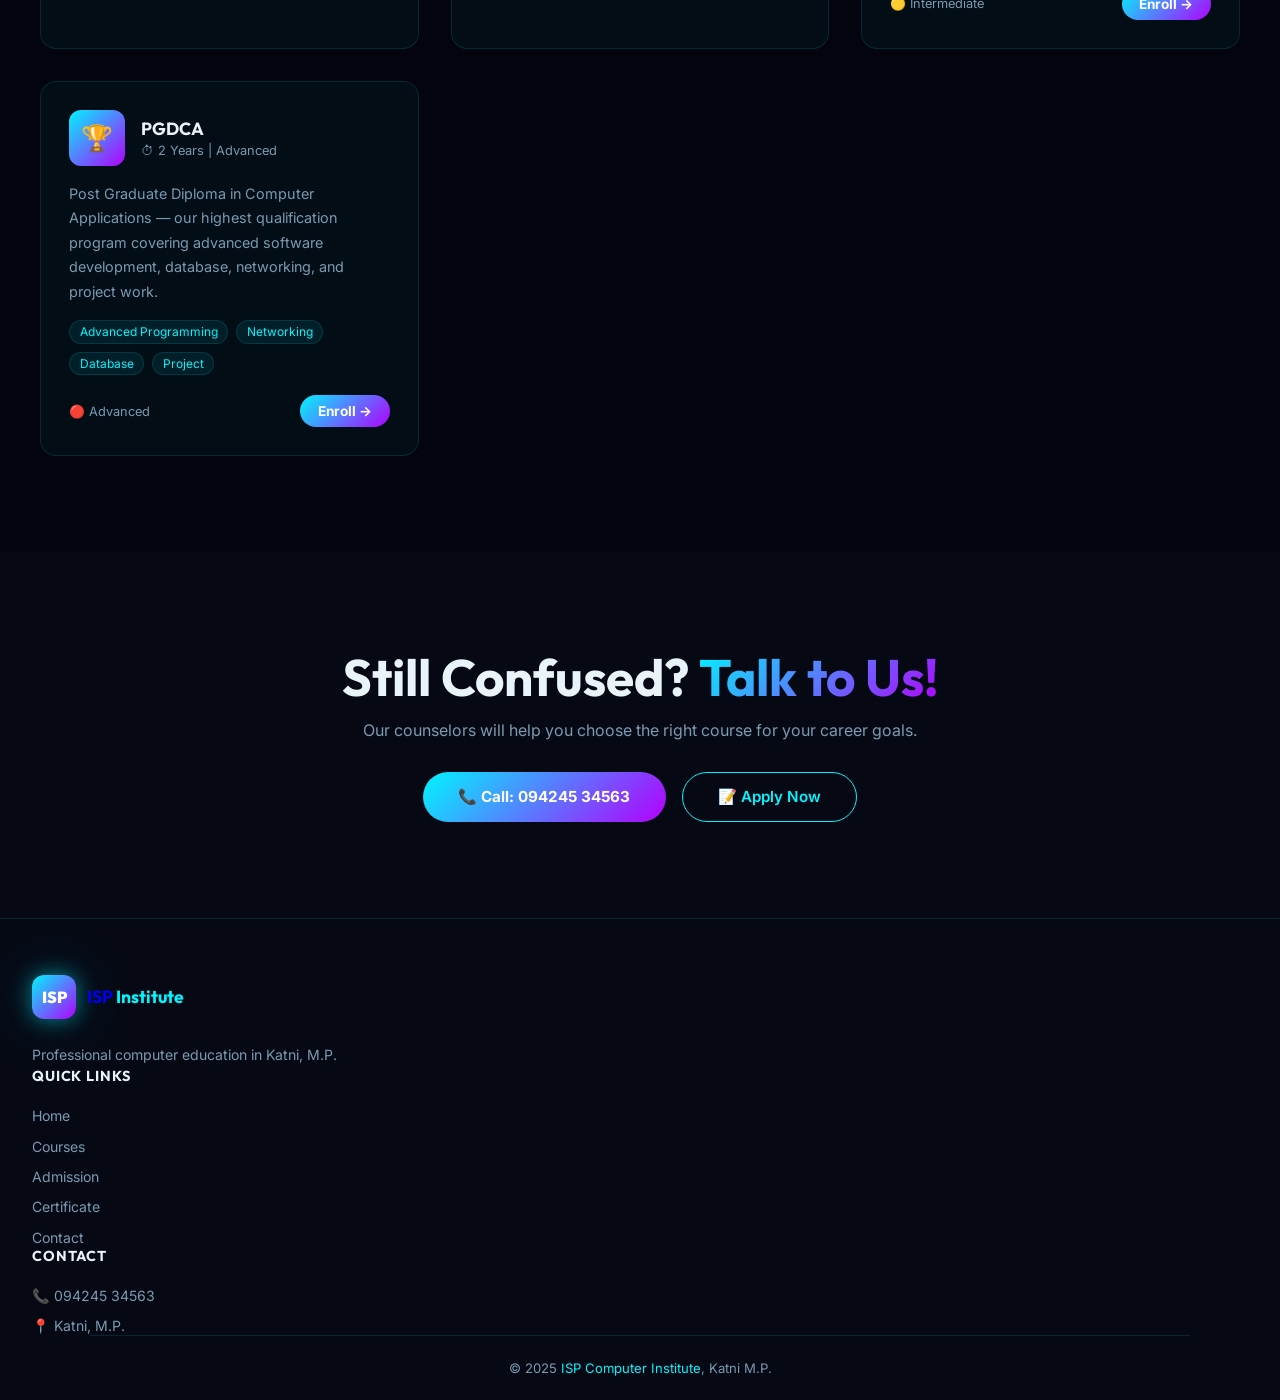
<file: courses.html>
<!DOCTYPE html>
<html lang="en">
<head>
<meta charset="UTF-8"/>
<meta name="viewport" content="width=device-width,initial-scale=1.0"/>
<title>Courses | ISP Computer Institute Katni</title>
<meta name="description" content="Explore all computer courses at ISP Institute Katni — DCA, PGDCA, Tally, Web Designing, Python, C++, Typing, and more."/>
<link rel="stylesheet" href="style.css"/>
<style>
.all-courses-grid{display:grid;grid-template-columns:repeat(auto-fill,minmax(320px,1fr));gap:2rem;max-width:1200px;margin:0 auto;}
.full-course-card{background:var(--glass);border:1px solid var(--border);border-radius:var(--r);overflow:hidden;transition:transform .3s,box-shadow .3s;}
.full-course-card:hover{transform:translateY(-8px);box-shadow:var(--shadow);}
.fcc-header{padding:1.75rem 1.75rem 1rem;display:flex;align-items:center;gap:1rem;}
.fcc-icon-wrap{width:56px;height:56px;background:var(--grad);border-radius:12px;display:flex;align-items:center;justify-content:center;font-size:1.6rem;flex-shrink:0;}
.fcc-title{font-family:'Outfit',sans-serif;font-size:1.1rem;font-weight:700;}
.fcc-duration{font-size:.8rem;color:var(--text2);margin-top:.2rem;}
.fcc-body{padding:0 1.75rem 1.75rem;}
.fcc-desc{color:var(--text2);font-size:.9rem;line-height:1.7;margin-bottom:1rem;}
.fcc-tags{display:flex;flex-wrap:wrap;gap:.5rem;margin-bottom:1.25rem;}
.fcc-tag{background:var(--glass2);border:1px solid var(--border);color:var(--cyan);font-size:.75rem;padding:.2rem .6rem;border-radius:50px;}
.fcc-footer{display:flex;align-items:center;justify-content:space-between;}
.fcc-level{font-size:.8rem;color:var(--text2);}
.filter-bar{display:flex;gap:.75rem;justify-content:center;flex-wrap:wrap;margin-bottom:3rem;}
.filter-btn{padding:.5rem 1.25rem;border:1px solid var(--border);background:var(--glass);color:var(--text2);border-radius:50px;cursor:pointer;font-size:.85rem;transition:all .3s;font-family:'Inter',sans-serif;}
.filter-btn.active,.filter-btn:hover{background:var(--grad);color:#fff;border-color:transparent;}
</style>
</head>
<body>

<div class="mobile-menu" id="mobileMenu">
  <button class="close-btn" onclick="closeMobile()">✕</button>
  <a href="index.html" onclick="closeMobile()">Home</a>
  <a href="courses.html" onclick="closeMobile()">Courses</a>
  <a href="admission.html" onclick="closeMobile()">Admission</a>
  <a href="certificate.html" onclick="closeMobile()">Certificate</a>
  <a href="contact.html" onclick="closeMobile()">Contact</a>
</div>

<nav id="navbar">
  <a href="index.html" class="nav-logo">
    <div class="nav-logo-icon">ISP</div>
    <div class="nav-logo-text">ISP <span>Institute</span></div>
  </a>
  <ul class="nav-links">
    <li><a href="index.html">Home</a></li>
    <li><a href="courses.html" class="active">Courses</a></li>
    <li><a href="admission.html">Admission</a></li>
    <li><a href="certificate.html">Certificate</a></li>
    <li><a href="contact.html">Contact</a></li>
    <li><a href="admission.html" class="nav-cta">Enroll Now</a></li>
  </ul>
  <div class="hamburger" onclick="openMobile()"><span></span><span></span><span></span></div>
</nav>

<div class="page-hero">
  <span class="section-tag">All Programs</span>
  <h1>Our <span class="gradient-text">Courses</span></h1>
  <p>Choose from 10+ job-oriented programs designed by industry experts</p>
</div>

<section style="background:var(--bg);">
  <div class="filter-bar">
    <button class="filter-btn active" onclick="filterCourses('all',this)">All Courses</button>
    <button class="filter-btn" onclick="filterCourses('beginner',this)">Beginner</button>
    <button class="filter-btn" onclick="filterCourses('intermediate',this)">Intermediate</button>
    <button class="filter-btn" onclick="filterCourses('advanced',this)">Advanced</button>
  </div>
  <div class="all-courses-grid" id="coursesGrid">
    <div class="full-course-card reveal" data-level="beginner">
      <div class="fcc-header">
        <div class="fcc-icon-wrap">💻</div>
        <div><div class="fcc-title">Basic Computer</div><div class="fcc-duration">⏱ 3 Months | Beginner</div></div>
      </div>
      <div class="fcc-body">
        <p class="fcc-desc">Master the fundamentals of computers — MS Word, Excel, PowerPoint, Internet, Email, and basic typing. Ideal for absolute beginners.</p>
        <div class="fcc-tags"><span class="fcc-tag">MS Office</span><span class="fcc-tag">Internet</span><span class="fcc-tag">Email</span><span class="fcc-tag">Typing</span></div>
        <div class="fcc-footer"><span class="fcc-level">🟢 Beginner Level</span><a href="admission.html" class="btn-primary" style="padding:.5rem 1.1rem;font-size:.85rem;">Enroll →</a></div>
      </div>
    </div>
    <div class="full-course-card reveal" data-level="beginner">
      <div class="fcc-header">
        <div class="fcc-icon-wrap">📊</div>
        <div><div class="fcc-title">Tally with GST</div><div class="fcc-duration">⏱ 3 Months | Beginner</div></div>
      </div>
      <div class="fcc-body">
        <p class="fcc-desc">Complete accounting training with Tally ERP 9 and TallyPrime. Covers GST filing, billing, payroll, inventory management, and financial reports.</p>
        <div class="fcc-tags"><span class="fcc-tag">Tally ERP</span><span class="fcc-tag">GST Filing</span><span class="fcc-tag">Billing</span><span class="fcc-tag">Payroll</span></div>
        <div class="fcc-footer"><span class="fcc-level">🟢 Beginner Level</span><a href="admission.html" class="btn-primary" style="padding:.5rem 1.1rem;font-size:.85rem;">Enroll →</a></div>
      </div>
    </div>
    <div class="full-course-card reveal" data-level="beginner">
      <div class="fcc-header">
        <div class="fcc-icon-wrap">🎨</div>
        <div><div class="fcc-title">DTP</div><div class="fcc-duration">⏱ 2 Months | Beginner</div></div>
      </div>
      <div class="fcc-body">
        <p class="fcc-desc">Desktop Publishing with Photoshop, CorelDraw, and PageMaker. Create professional banners, visiting cards, brochures, and publications.</p>
        <div class="fcc-tags"><span class="fcc-tag">Photoshop</span><span class="fcc-tag">CorelDraw</span><span class="fcc-tag">PageMaker</span></div>
        <div class="fcc-footer"><span class="fcc-level">🟢 Beginner Level</span><a href="admission.html" class="btn-primary" style="padding:.5rem 1.1rem;font-size:.85rem;">Enroll →</a></div>
      </div>
    </div>
    <div class="full-course-card reveal" data-level="beginner">
      <div class="fcc-header">
        <div class="fcc-icon-wrap">⌨️</div>
        <div><div class="fcc-title">Hindi & English Typing</div><div class="fcc-duration">⏱ 2 Months | All Levels</div></div>
      </div>
      <div class="fcc-body">
        <p class="fcc-desc">Build speed and accuracy in both Hindi (Kruti Dev/Mangal) and English typing. Essential for government job aspirants and data entry professionals.</p>
        <div class="fcc-tags"><span class="fcc-tag">Hindi Typing</span><span class="fcc-tag">English Typing</span><span class="fcc-tag">Speed Test</span></div>
        <div class="fcc-footer"><span class="fcc-level">🟢 All Levels</span><a href="admission.html" class="btn-primary" style="padding:.5rem 1.1rem;font-size:.85rem;">Enroll →</a></div>
      </div>
    </div>
    <div class="full-course-card reveal" data-level="beginner">
      <div class="fcc-header">
        <div class="fcc-icon-wrap">💼</div>
        <div><div class="fcc-title">Online Work</div><div class="fcc-duration">⏱ 1 Month | All Levels</div></div>
      </div>
      <div class="fcc-body">
        <p class="fcc-desc">Learn to earn online! Covers freelancing, data entry jobs, government e-services, online forms, digital payments, and work-from-home skills.</p>
        <div class="fcc-tags"><span class="fcc-tag">Freelancing</span><span class="fcc-tag">Data Entry</span><span class="fcc-tag">E-Services</span></div>
        <div class="fcc-footer"><span class="fcc-level">🟢 All Levels</span><a href="admission.html" class="btn-primary" style="padding:.5rem 1.1rem;font-size:.85rem;">Enroll →</a></div>
      </div>
    </div>
    <div class="full-course-card reveal" data-level="intermediate">
      <div class="fcc-header">
        <div class="fcc-icon-wrap">🏛️</div>
        <div><div class="fcc-title">CPCT Preparation</div><div class="fcc-duration">⏱ 3 Months | Intermediate</div></div>
      </div>
      <div class="fcc-body">
        <p class="fcc-desc">Comprehensive CPCT exam preparation for MP government jobs. Covers computer knowledge, MS Office, internet, Hindi & English typing with mock tests.</p>
        <div class="fcc-tags"><span class="fcc-tag">CPCT Exam</span><span class="fcc-tag">Govt Jobs</span><span class="fcc-tag">Mock Tests</span><span class="fcc-tag">Typing</span></div>
        <div class="fcc-footer"><span class="fcc-level">🟡 Intermediate</span><a href="admission.html" class="btn-primary" style="padding:.5rem 1.1rem;font-size:.85rem;">Enroll →</a></div>
      </div>
    </div>
    <div class="full-course-card reveal" data-level="intermediate">
      <div class="fcc-header">
        <div class="fcc-icon-wrap">🌐</div>
        <div><div class="fcc-title">Web Designing</div><div class="fcc-duration">⏱ 4 Months | Intermediate</div></div>
      </div>
      <div class="fcc-body">
        <p class="fcc-desc">Build professional websites from scratch using HTML5, CSS3, JavaScript, and responsive design techniques. Create a portfolio of real projects.</p>
        <div class="fcc-tags"><span class="fcc-tag">HTML5</span><span class="fcc-tag">CSS3</span><span class="fcc-tag">JavaScript</span><span class="fcc-tag">Responsive</span></div>
        <div class="fcc-footer"><span class="fcc-level">🟡 Intermediate</span><a href="admission.html" class="btn-primary" style="padding:.5rem 1.1rem;font-size:.85rem;">Enroll →</a></div>
      </div>
    </div>
    <div class="full-course-card reveal" data-level="advanced">
      <div class="fcc-header">
        <div class="fcc-icon-wrap">🐍</div>
        <div><div class="fcc-title">C, C++, Python, HTML, PHP, CSS, Java</div><div class="fcc-duration">⏱ 6 Months | Advanced</div></div>
      </div>
      <div class="fcc-body">
        <p class="fcc-desc">Master multiple programming languages including C, C++, Python, Java, PHP, HTML & CSS. Covers OOP, data structures, algorithms, and real projects.</p>
        <div class="fcc-tags"><span class="fcc-tag">Python</span><span class="fcc-tag">C/C++</span><span class="fcc-tag">Java</span><span class="fcc-tag">PHP</span><span class="fcc-tag">OOP</span></div>
        <div class="fcc-footer"><span class="fcc-level">🔴 Advanced</span><a href="admission.html" class="btn-primary" style="padding:.5rem 1.1rem;font-size:.85rem;">Enroll →</a></div>
      </div>
    </div>
    <div class="full-course-card reveal" data-level="intermediate">
      <div class="fcc-header">
        <div class="fcc-icon-wrap">🎓</div>
        <div><div class="fcc-title">DCA</div><div class="fcc-duration">⏱ 1 Year | Intermediate</div></div>
      </div>
      <div class="fcc-body">
        <p class="fcc-desc">Diploma in Computer Applications — a comprehensive 1-year program covering MS Office, internet, accounting, database management, and programming basics.</p>
        <div class="fcc-tags"><span class="fcc-tag">MS Office</span><span class="fcc-tag">Database</span><span class="fcc-tag">Programming</span><span class="fcc-tag">Accounting</span></div>
        <div class="fcc-footer"><span class="fcc-level">🟡 Intermediate</span><a href="admission.html" class="btn-primary" style="padding:.5rem 1.1rem;font-size:.85rem;">Enroll →</a></div>
      </div>
    </div>
    <div class="full-course-card reveal" data-level="advanced">
      <div class="fcc-header">
        <div class="fcc-icon-wrap">🏆</div>
        <div><div class="fcc-title">PGDCA</div><div class="fcc-duration">⏱ 2 Years | Advanced</div></div>
      </div>
      <div class="fcc-body">
        <p class="fcc-desc">Post Graduate Diploma in Computer Applications — our highest qualification program covering advanced software development, database, networking, and project work.</p>
        <div class="fcc-tags"><span class="fcc-tag">Advanced Programming</span><span class="fcc-tag">Networking</span><span class="fcc-tag">Database</span><span class="fcc-tag">Project</span></div>
        <div class="fcc-footer"><span class="fcc-level">🔴 Advanced</span><a href="admission.html" class="btn-primary" style="padding:.5rem 1.1rem;font-size:.85rem;">Enroll →</a></div>
      </div>
    </div>
  </div>
</section>

<section style="background:var(--bg2);text-align:center;">
  <div style="max-width:600px;margin:0 auto;">
    <h2 class="section-title">Still Confused? <span class="gradient-text">Talk to Us!</span></h2>
    <p style="color:var(--text2);margin-bottom:2rem;">Our counselors will help you choose the right course for your career goals.</p>
    <div style="display:flex;gap:1rem;justify-content:center;flex-wrap:wrap;">
      <a href="tel:09424534563" class="btn-primary">📞 Call: 094245 34563</a>
      <a href="admission.html" class="btn-outline">📝 Apply Now</a>
    </div>
  </div>
</section>

<footer>
  <div class="footer-grid">
    <div class="footer-brand">
      <a href="index.html" class="nav-logo" style="margin-bottom:.75rem;display:inline-flex;">
        <div class="nav-logo-icon">ISP</div>
        <div class="nav-logo-text">ISP <span>Institute</span></div>
      </a>
      <p>Professional computer education in Katni, M.P.</p>
    </div>
    <div class="footer-col"><h4>Quick Links</h4><ul>
      <li><a href="index.html">Home</a></li><li><a href="courses.html">Courses</a></li>
      <li><a href="admission.html">Admission</a></li><li><a href="certificate.html">Certificate</a></li>
      <li><a href="contact.html">Contact</a></li>
    </ul></div>
    <div class="footer-col"><h4>Contact</h4><ul>
      <li><a href="tel:09424534563">📞 094245 34563</a></li>
      <li><a href="#">📍 Katni, M.P.</a></li>
    </ul></div>
  </div>
  <div class="footer-bottom">© 2025 <span>ISP Computer Institute</span>, Katni M.P.</div>
</footer>

<script src="script.js"></script>
<script>
function filterCourses(level,btn){
  document.querySelectorAll('.filter-btn').forEach(b=>b.classList.remove('active'));
  btn.classList.add('active');
  document.querySelectorAll('.full-course-card').forEach(c=>{
    if(level==='all'||c.dataset.level===level){c.style.display='block';}
    else{c.style.display='none';}
  });
}
</script>
</body>
</html>
</file>
<file: style.css>
@import url('https://fonts.googleapis.com/css2?family=Outfit:wght@300;400;600;700;800;900&family=Inter:wght@300;400;500;600&display=swap');
*,*::before,*::after{margin:0;padding:0;box-sizing:border-box;}
:root{
  --bg:#03040d;--bg2:#060914;--bg3:#0a0f1e;
  --cyan:#00f5ff;--purple:#b300ff;--gold:#ffd700;--pink:#ff006e;
  --glass:rgba(0,245,255,0.04);--glass2:rgba(0,245,255,0.08);
  --border:rgba(0,245,255,0.12);--border2:rgba(179,0,255,0.2);
  --text:#e8f4f8;--text2:#7a9ab0;
  --grad:linear-gradient(135deg,#00f5ff,#b300ff);
  --grad2:linear-gradient(135deg,#ff006e,#b300ff);
  --glow-cyan:0 0 20px rgba(0,245,255,0.5),0 0 60px rgba(0,245,255,0.2);
  --glow-purple:0 0 20px rgba(179,0,255,0.5),0 0 60px rgba(179,0,255,0.2);
  --r:16px;
}
html{scroll-behavior:smooth;}
body{background:var(--bg);color:var(--text);font-family:'Inter',sans-serif;overflow-x:hidden;}
::-webkit-scrollbar{width:4px;}
::-webkit-scrollbar-track{background:var(--bg);}
::-webkit-scrollbar-thumb{background:var(--cyan);border-radius:2px;}
h1,h2,h3,h4,h5{font-family:'Outfit',sans-serif;font-weight:700;}
.gradient-text{background:var(--grad);-webkit-background-clip:text;-webkit-text-fill-color:transparent;background-clip:text;}
.pink-text{background:var(--grad2);-webkit-background-clip:text;-webkit-text-fill-color:transparent;background-clip:text;}

/* NAV */
nav{position:fixed;top:0;left:0;right:0;z-index:1000;padding:1.2rem 2.5rem;display:flex;align-items:center;justify-content:space-between;transition:all .4s;}
nav.scrolled{background:rgba(3,4,13,0.92);backdrop-filter:blur(24px);border-bottom:1px solid var(--border);padding:.9rem 2.5rem;}
.nav-logo{display:flex;align-items:center;gap:.7rem;text-decoration:none;}
.nav-logo-icon{width:44px;height:44px;background:var(--grad);border-radius:12px;display:flex;align-items:center;justify-content:center;font-weight:900;font-family:'Outfit',sans-serif;font-size:1rem;color:#fff;box-shadow:var(--glow-cyan);}
.nav-logo-text{font-family:'Outfit',sans-serif;font-size:1.1rem;font-weight:700;}
.nav-logo-text span{color:var(--cyan);}
.nav-links{display:flex;align-items:center;gap:2.5rem;list-style:none;}
.nav-links a{text-decoration:none;color:var(--text2);font-size:.9rem;font-weight:500;transition:color .3s;letter-spacing:.02em;}
.nav-links a:hover,.nav-links a.active{color:var(--cyan);text-shadow:0 0 15px rgba(0,245,255,.6);}
.nav-cta{background:var(--grad)!important;color:#fff!important;padding:.55rem 1.4rem;border-radius:50px;font-weight:600!important;box-shadow:var(--glow-cyan);transition:transform .3s,box-shadow .3s!important;}
.nav-cta:hover{transform:translateY(-2px) scale(1.05);box-shadow:0 0 30px rgba(0,245,255,.7)!important;}
.hamburger{display:none;flex-direction:column;gap:5px;cursor:pointer;}
.hamburger span{width:26px;height:2px;background:var(--cyan);border-radius:2px;transition:all .3s;}

/* MOBILE MENU */
.mobile-menu{display:none;position:fixed;inset:0;background:rgba(3,4,13,.98);backdrop-filter:blur(20px);z-index:999;flex-direction:column;align-items:center;justify-content:center;gap:2.5rem;}
.mobile-menu.open{display:flex;}
.mobile-menu a{font-size:1.6rem;color:var(--text);text-decoration:none;font-family:'Outfit',sans-serif;font-weight:700;transition:color .3s;}
.mobile-menu a:hover{color:var(--cyan);text-shadow:var(--glow-cyan);}
.close-btn{position:absolute;top:1.5rem;right:1.5rem;font-size:2rem;color:var(--text2);background:none;border:none;cursor:pointer;}

/* HERO */
#hero{height:100vh;position:relative;display:flex;align-items:center;justify-content:center;overflow:hidden;}
#three-canvas{position:absolute;inset:0;z-index:0;}
.hero-overlay{position:absolute;inset:0;background:radial-gradient(ellipse at center,rgba(0,245,255,0.04) 0%,transparent 60%);z-index:1;pointer-events:none;}
.hero-content{position:relative;z-index:2;text-align:center;max-width:950px;padding:0 2rem;}
.hero-badge{display:inline-flex;align-items:center;gap:.6rem;background:rgba(0,245,255,0.06);border:1px solid rgba(0,245,255,0.3);border-radius:50px;padding:.45rem 1.1rem;font-size:.82rem;color:var(--cyan);margin-bottom:2rem;animation:badgePop .8s cubic-bezier(0.175,0.885,0.32,1.275) both;}
.hero-badge-dot{width:8px;height:8px;background:var(--cyan);border-radius:50%;animation:glowPulse 1.5s infinite;}
.hero-title{font-size:clamp(3rem,7vw,5.5rem);line-height:1.05;font-weight:900;margin-bottom:1.5rem;letter-spacing:-.02em;animation:heroFadeUp 1s ease .2s both;}
.hero-title .line2{display:block;margin-top:.1em;}
.hero-sub{font-size:clamp(1rem,2vw,1.25rem);color:var(--text2);margin-bottom:3rem;line-height:1.7;animation:heroFadeUp 1s ease .4s both;}
.hero-btns{display:flex;gap:1.2rem;justify-content:center;flex-wrap:wrap;animation:heroFadeUp 1s ease .6s both;}
.btn-primary{display:inline-flex;align-items:center;gap:.6rem;padding:.9rem 2.2rem;background:var(--grad);color:#fff;border-radius:50px;text-decoration:none;font-weight:700;font-size:.95rem;border:none;cursor:pointer;position:relative;overflow:hidden;transition:transform .3s,box-shadow .3s;}
.btn-primary::before{content:'';position:absolute;inset:0;background:linear-gradient(135deg,rgba(255,255,255,.2),transparent);opacity:0;transition:opacity .3s;}
.btn-primary:hover{transform:translateY(-4px) scale(1.02);box-shadow:0 0 40px rgba(0,245,255,.5);}
.btn-primary:hover::before{opacity:1;}
.btn-outline{display:inline-flex;align-items:center;gap:.6rem;padding:.9rem 2.2rem;background:transparent;color:var(--cyan);border:1.5px solid var(--cyan);border-radius:50px;text-decoration:none;font-weight:600;font-size:.95rem;transition:all .3s;position:relative;overflow:hidden;}
.btn-outline::before{content:'';position:absolute;inset:0;background:var(--cyan);transform:scaleX(0);transform-origin:right;transition:transform .4s cubic-bezier(0.4,0,0.2,1);z-index:-1;}
.btn-outline:hover{color:var(--bg);border-color:var(--cyan);transform:translateY(-4px);}
.btn-outline:hover::before{transform:scaleX(1);transform-origin:left;}
.hero-scroll{position:absolute;bottom:2.5rem;left:50%;transform:translateX(-50%);display:flex;flex-direction:column;align-items:center;gap:.5rem;color:var(--text2);font-size:.75rem;letter-spacing:.1em;text-transform:uppercase;z-index:2;}
.scroll-line{width:1px;height:50px;background:linear-gradient(to bottom,var(--cyan),transparent);animation:scrollPulse 2s ease-in-out infinite;}

/* STATS */
#stats{padding:5rem 2rem;position:relative;}
#stats::before{content:'';position:absolute;inset:0;background:linear-gradient(180deg,var(--bg) 0%,var(--bg2) 50%,var(--bg) 100%);}
.stats-grid{display:grid;grid-template-columns:repeat(auto-fit,minmax(220px,1fr));gap:1.5rem;max-width:1100px;margin:0 auto;position:relative;}
.stat-card{padding:2.5rem;background:var(--glass);border:1px solid var(--border);border-radius:24px;text-align:center;position:relative;overflow:hidden;transition:transform .4s,box-shadow .4s;cursor:default;}
.stat-card::before{content:'';position:absolute;inset:0;background:var(--grad);opacity:0;transition:opacity .4s;}
.stat-card:hover{transform:translateY(-10px) scale(1.02);box-shadow:var(--glow-cyan);}
.stat-card:hover::before{opacity:.05;}
.stat-glow{position:absolute;width:100px;height:100px;background:var(--cyan);border-radius:50%;filter:blur(40px);opacity:.08;top:-20px;left:50%;transform:translateX(-50%);}
.stat-num{font-family:'Outfit',sans-serif;font-size:3.5rem;font-weight:900;line-height:1;position:relative;}
.stat-label{color:var(--text2);font-size:.9rem;margin-top:.6rem;position:relative;}

/* SECTION COMMONS */
section{padding:6rem 2rem;}
.section-header{text-align:center;margin-bottom:4rem;}
.section-tag{display:inline-block;background:linear-gradient(135deg,rgba(0,245,255,.1),rgba(179,0,255,.1));border:1px solid var(--border);color:var(--cyan);font-size:.78rem;font-weight:700;letter-spacing:.12em;text-transform:uppercase;padding:.35rem 1rem;border-radius:50px;margin-bottom:1.25rem;}
.section-title{font-size:clamp(2rem,4.5vw,3.2rem);line-height:1.15;margin-bottom:.8rem;}
.section-sub{color:var(--text2);max-width:560px;margin:0 auto;line-height:1.8;}

/* ABOUT */
#about{background:var(--bg2);position:relative;overflow:hidden;}
#about::before{content:'';position:absolute;width:600px;height:600px;background:radial-gradient(circle,rgba(179,0,255,.06),transparent 70%);top:-200px;right:-200px;pointer-events:none;}
.about-grid{display:grid;grid-template-columns:1fr 1fr;gap:5rem;align-items:center;max-width:1100px;margin:0 auto;}
.about-3d-card{background:var(--glass);border:1px solid var(--border);border-radius:28px;padding:3rem;position:relative;overflow:hidden;transform-style:preserve-3d;transition:transform .1s ease-out;cursor:pointer;}
.about-3d-card::after{content:'';position:absolute;inset:0;border-radius:28px;background:var(--grad);opacity:0;transition:opacity .4s;}
.about-3d-card:hover::after{opacity:.06;}
.about-3d-card .neon-line{position:absolute;top:0;left:0;right:0;height:2px;background:var(--grad);box-shadow:var(--glow-cyan);}
.about-icon{font-size:4.5rem;margin-bottom:1.5rem;display:block;filter:drop-shadow(0 0 20px rgba(0,245,255,.5));}
.about-3d-card h3{font-size:1.9rem;margin-bottom:.6rem;}
.about-3d-card > p{color:var(--text2);margin-bottom:2rem;line-height:1.7;}
.info-row{display:flex;align-items:center;gap:.8rem;padding:.7rem 0;border-bottom:1px solid var(--border);font-size:.9rem;}
.info-row:last-child{border-bottom:none;}
.info-icon{font-size:1.1rem;width:28px;}
.info-row a{color:var(--cyan);text-decoration:none;transition:text-shadow .3s;}
.info-row a:hover{text-shadow:0 0 15px rgba(0,245,255,.8);}
.about-text h2{font-size:clamp(1.8rem,3.5vw,2.6rem);line-height:1.2;margin-bottom:1.25rem;}
.about-text > p{color:var(--text2);line-height:1.8;margin-bottom:1.25rem;}
.features-grid{display:grid;grid-template-columns:1fr 1fr;gap:.75rem;margin-top:1.5rem;}
.feature-item{display:flex;align-items:center;gap:.6rem;font-size:.88rem;color:var(--text2);}
.feature-item::before{content:'';width:6px;height:6px;background:var(--cyan);border-radius:50%;flex-shrink:0;box-shadow:0 0 10px var(--cyan);}

/* COURSES */
#courses-section{background:var(--bg);position:relative;}
#courses-section::before{content:'';position:absolute;width:500px;height:500px;background:radial-gradient(circle,rgba(0,245,255,.04),transparent 70%);bottom:-100px;left:-100px;pointer-events:none;}
.courses-grid{display:grid;grid-template-columns:repeat(auto-fill,minmax(290px,1fr));gap:1.5rem;max-width:1250px;margin:0 auto;}
.course-card{perspective:1200px;height:240px;cursor:pointer;}
.course-inner{position:relative;width:100%;height:100%;transform-style:preserve-3d;transition:transform .7s cubic-bezier(0.4,0,0.2,1);}
.course-card:hover .course-inner,.course-card.flipped .course-inner{transform:rotateY(180deg);}
.course-front,.course-back{position:absolute;inset:0;backface-visibility:hidden;border-radius:20px;padding:2rem;border:1px solid var(--border);}
.course-front{background:linear-gradient(145deg,rgba(0,245,255,0.03),rgba(179,0,255,0.03));display:flex;flex-direction:column;justify-content:space-between;transition:border-color .3s;}
.course-card:hover .course-front{border-color:rgba(0,245,255,.3);}
.course-back{background:linear-gradient(145deg,rgba(0,245,255,0.08),rgba(179,0,255,0.08));transform:rotateY(180deg);display:flex;flex-direction:column;justify-content:space-between;border-color:rgba(0,245,255,.3);}
.c-icon{font-size:2.8rem;margin-bottom:.5rem;display:block;filter:drop-shadow(0 0 15px rgba(0,245,255,.4));}
.c-name{font-family:'Outfit',sans-serif;font-size:1.15rem;font-weight:700;margin-bottom:.4rem;}
.c-level{font-size:.75rem;color:var(--cyan);background:rgba(0,245,255,.1);border:1px solid rgba(0,245,255,.2);padding:.2rem .7rem;border-radius:50px;width:fit-content;}
.c-back-title{font-size:1rem;font-weight:700;color:var(--cyan);margin-bottom:.5rem;}
.c-back-desc{color:var(--text2);font-size:.85rem;line-height:1.6;flex:1;}
.c-enroll{display:inline-flex;align-items:center;gap:.4rem;color:#fff;background:var(--grad);padding:.4rem 1rem;border-radius:50px;text-decoration:none;font-size:.82rem;font-weight:600;margin-top:.8rem;width:fit-content;transition:box-shadow .3s;}
.c-enroll:hover{box-shadow:var(--glow-cyan);}

/* ADMISSION CTA */
#admission-cta{background:var(--bg2);position:relative;overflow:hidden;text-align:center;}
#admission-cta::before{content:'';position:absolute;width:800px;height:800px;background:radial-gradient(circle,rgba(179,0,255,.07),transparent 60%);top:50%;left:50%;transform:translate(-50%,-50%);pointer-events:none;animation:rotateSlow 20s linear infinite;}
.cta-inner{max-width:700px;margin:0 auto;position:relative;z-index:2;}
.cta-inner h2{font-size:clamp(2.2rem,4.5vw,3.5rem);line-height:1.1;margin-bottom:1rem;}
.cta-inner p{color:var(--text2);font-size:1.1rem;margin-bottom:2.5rem;line-height:1.7;}
.cta-btns{display:flex;gap:1.2rem;justify-content:center;flex-wrap:wrap;}

/* CERT SECTION */
#cert-home{background:var(--bg);padding:5rem 2rem;}
.cert-box{max-width:650px;margin:0 auto;text-align:center;}
.cert-input-wrap{display:flex;gap:.8rem;margin-top:2rem;flex-wrap:wrap;}
.cert-input-wrap input{flex:1;min-width:220px;padding:.9rem 1.4rem;background:rgba(0,245,255,.04);border:1px solid var(--border);border-radius:50px;color:var(--text);font-size:.95rem;outline:none;font-family:'Inter',sans-serif;transition:border-color .3s,box-shadow .3s;}
.cert-input-wrap input:focus{border-color:var(--cyan);box-shadow:0 0 20px rgba(0,245,255,.15);}
.cert-input-wrap input::placeholder{color:var(--text2);}

/* CONTACT */
#contact-home{background:var(--bg2);}
.contact-wrap{display:grid;grid-template-columns:1fr 1fr;gap:3rem;max-width:1050px;margin:0 auto;}
.contact-cards h3{font-size:1.5rem;margin-bottom:1.5rem;}
.c-card{display:flex;align-items:center;gap:1rem;padding:1.2rem 1.5rem;background:var(--glass);border:1px solid var(--border);border-radius:16px;margin-bottom:.9rem;transition:transform .3s,border-color .3s,box-shadow .3s;}
.c-card:hover{transform:translateX(8px);border-color:rgba(0,245,255,.3);box-shadow:var(--glow-cyan);}
.c-card-icon{width:46px;height:46px;background:var(--grad);border-radius:12px;display:flex;align-items:center;justify-content:center;font-size:1.2rem;flex-shrink:0;box-shadow:var(--glow-cyan);}
.c-card-text h4{font-size:.92rem;font-weight:600;margin-bottom:.2rem;}
.c-card-text p,.c-card-text a{color:var(--text2);font-size:.88rem;text-decoration:none;transition:color .3s;}
.c-card-text a:hover{color:var(--cyan);}
.contact-form{background:var(--glass);border:1px solid var(--border);border-radius:24px;padding:2.2rem;}
.form-group{margin-bottom:1.2rem;}
.form-group label{display:block;font-size:.82rem;font-weight:600;margin-bottom:.5rem;color:var(--text2);letter-spacing:.04em;text-transform:uppercase;}
.form-group input,.form-group textarea,.form-group select{width:100%;padding:.8rem 1.1rem;background:rgba(0,245,255,.03);border:1px solid var(--border);border-radius:12px;color:var(--text);font-family:'Inter',sans-serif;font-size:.9rem;outline:none;transition:border-color .3s,box-shadow .3s;}
.form-group input:focus,.form-group textarea:focus,.form-group select:focus{border-color:var(--cyan);box-shadow:0 0 15px rgba(0,245,255,.1);}
.form-group select option{background:var(--bg3);}
.form-group textarea{resize:vertical;min-height:100px;}

/* FOOTER */
footer{background:var(--bg2);border-top:1px solid var(--border);padding:3.5rem 2rem 1.5rem;}
.footer-top{display:grid;grid-template-columns:2fr 1fr 1fr;gap:3rem;max-width:1100px;margin:0 auto 2.5rem;}
.footer-brand p{color:var(--text2);font-size:.88rem;margin-top:.8rem;line-height:1.7;}
.footer-col h4{font-size:.9rem;font-weight:700;margin-bottom:1.25rem;color:var(--text);letter-spacing:.06em;text-transform:uppercase;}
.footer-col ul{list-style:none;display:flex;flex-direction:column;gap:.65rem;}
.footer-col ul a{color:var(--text2);text-decoration:none;font-size:.88rem;transition:color .3s;}
.footer-col ul a:hover{color:var(--cyan);}
.footer-bottom{border-top:1px solid var(--border);padding-top:1.5rem;text-align:center;color:var(--text2);font-size:.82rem;max-width:1100px;margin:0 auto;}
.footer-bottom span{color:var(--cyan);}

/* PAGE HERO */
.page-hero{padding:9rem 2rem 5rem;text-align:center;position:relative;overflow:hidden;}
.page-hero::before{content:'';position:absolute;inset:0;background:radial-gradient(ellipse at center top,rgba(0,245,255,.07) 0%,transparent 60%);pointer-events:none;}
.page-hero h1{font-size:clamp(2.2rem,5.5vw,4rem);position:relative;}
.page-hero p{color:var(--text2);font-size:1.1rem;margin-top:.75rem;position:relative;}

/* ANIMATIONS */
@keyframes badgePop{from{opacity:0;transform:scale(.7);}to{opacity:1;transform:scale(1);}}
@keyframes heroFadeUp{from{opacity:0;transform:translateY(40px);}to{opacity:1;transform:translateY(0);}}
@keyframes glowPulse{0%,100%{opacity:1;box-shadow:0 0 0 0 rgba(0,245,255,.4);}50%{opacity:.8;box-shadow:0 0 0 10px rgba(0,245,255,0);}}
@keyframes scrollPulse{0%,100%{transform:scaleY(1);opacity:1;}50%{transform:scaleY(.5);opacity:.4;}}
@keyframes rotateSlow{from{transform:translate(-50%,-50%) rotate(0deg);}to{transform:translate(-50%,-50%) rotate(360deg);}}
@keyframes floatY{0%,100%{transform:translateY(0);}50%{transform:translateY(-18px);}}
@keyframes neonFlicker{0%,100%{opacity:1;}92%{opacity:1;}93%{opacity:.4;}94%{opacity:1;}96%{opacity:.6;}97%{opacity:1;}}

/* REVEAL ON SCROLL */
.reveal{opacity:0;transform:translateY(50px);transition:opacity .8s ease,transform .8s ease;}
.reveal.left{transform:translateX(-50px);}
.reveal.right{transform:translateX(50px);}
.reveal.visible{opacity:1;transform:translate(0);}
.reveal-delay-1{transition-delay:.1s;}
.reveal-delay-2{transition-delay:.2s;}
.reveal-delay-3{transition-delay:.3s;}
.reveal-delay-4{transition-delay:.4s;}

/* NEON BORDER ANIMATION */
@keyframes borderGlow{
  0%,100%{border-color:rgba(0,245,255,.15);}
  50%{border-color:rgba(0,245,255,.4);box-shadow:0 0 25px rgba(0,245,255,.15);}
}

/* GLITCH */
.glitch{position:relative;}
.glitch::before,.glitch::after{content:attr(data-text);position:absolute;top:0;left:0;width:100%;height:100%;background:transparent;}
.glitch::before{left:2px;text-shadow:-2px 0 var(--pink);animation:glitch1 3s infinite linear alternate-reverse;}
.glitch::after{left:-2px;text-shadow:2px 0 var(--cyan);animation:glitch2 2s infinite linear alternate-reverse;}
@keyframes glitch1{0%,90%,100%{clip-path:inset(50% 0 30% 0);}92%{clip-path:inset(20% 0 60% 0);}94%{clip-path:inset(70% 0 5% 0);}96%{clip-path:inset(10% 0 80% 0);}}
@keyframes glitch2{0%,90%,100%{clip-path:inset(30% 0 50% 0);}91%{clip-path:inset(80% 0 5% 0);}93%{clip-path:inset(5% 0 70% 0);}95%{clip-path:inset(60% 0 20% 0);}}

/* RESPONSIVE */
@media(max-width:900px){
  .about-grid,.contact-wrap{grid-template-columns:1fr;}
  .footer-top{grid-template-columns:1fr 1fr;}
  .features-grid{grid-template-columns:1fr;}
}
@media(max-width:768px){
  .nav-links{display:none;}
  .hamburger{display:flex;}
  .hero-btns{flex-direction:column;align-items:center;}
}
@media(max-width:480px){
  section{padding:4rem 1.2rem;}
  .footer-top{grid-template-columns:1fr;}
  nav{padding:1rem 1.2rem;}
}
</file>
